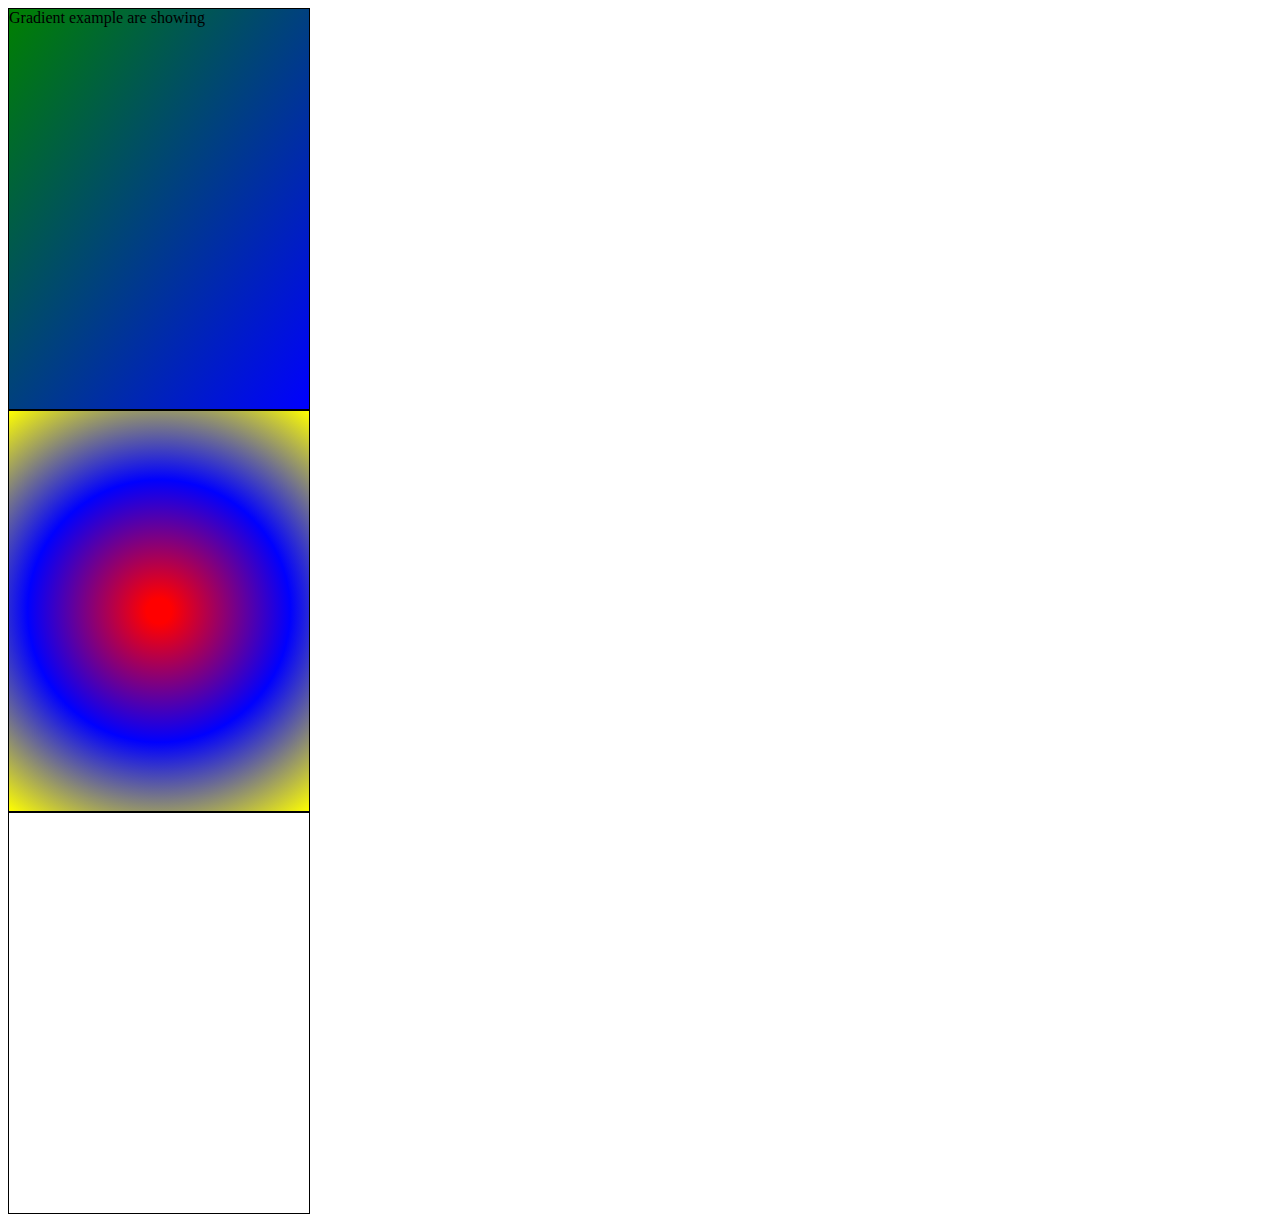
<file: 01_css/02_cssBasics/gradient/index.html>
<!DOCTYPE html>
<html lang="en">
<head>
    <meta charset="UTF-8">
    <meta name="viewport" content="width=device-width, initial-scale=1.0">
    <title>Document</title>
    <link rel="stylesheet" href="style.css">
</head>
<body>
    <div class="b">
        Gradient example are showing
    </div>
    <div class="a">

    </div>
    <div class="c">
        
    </div>
</body>
</html>
</file>
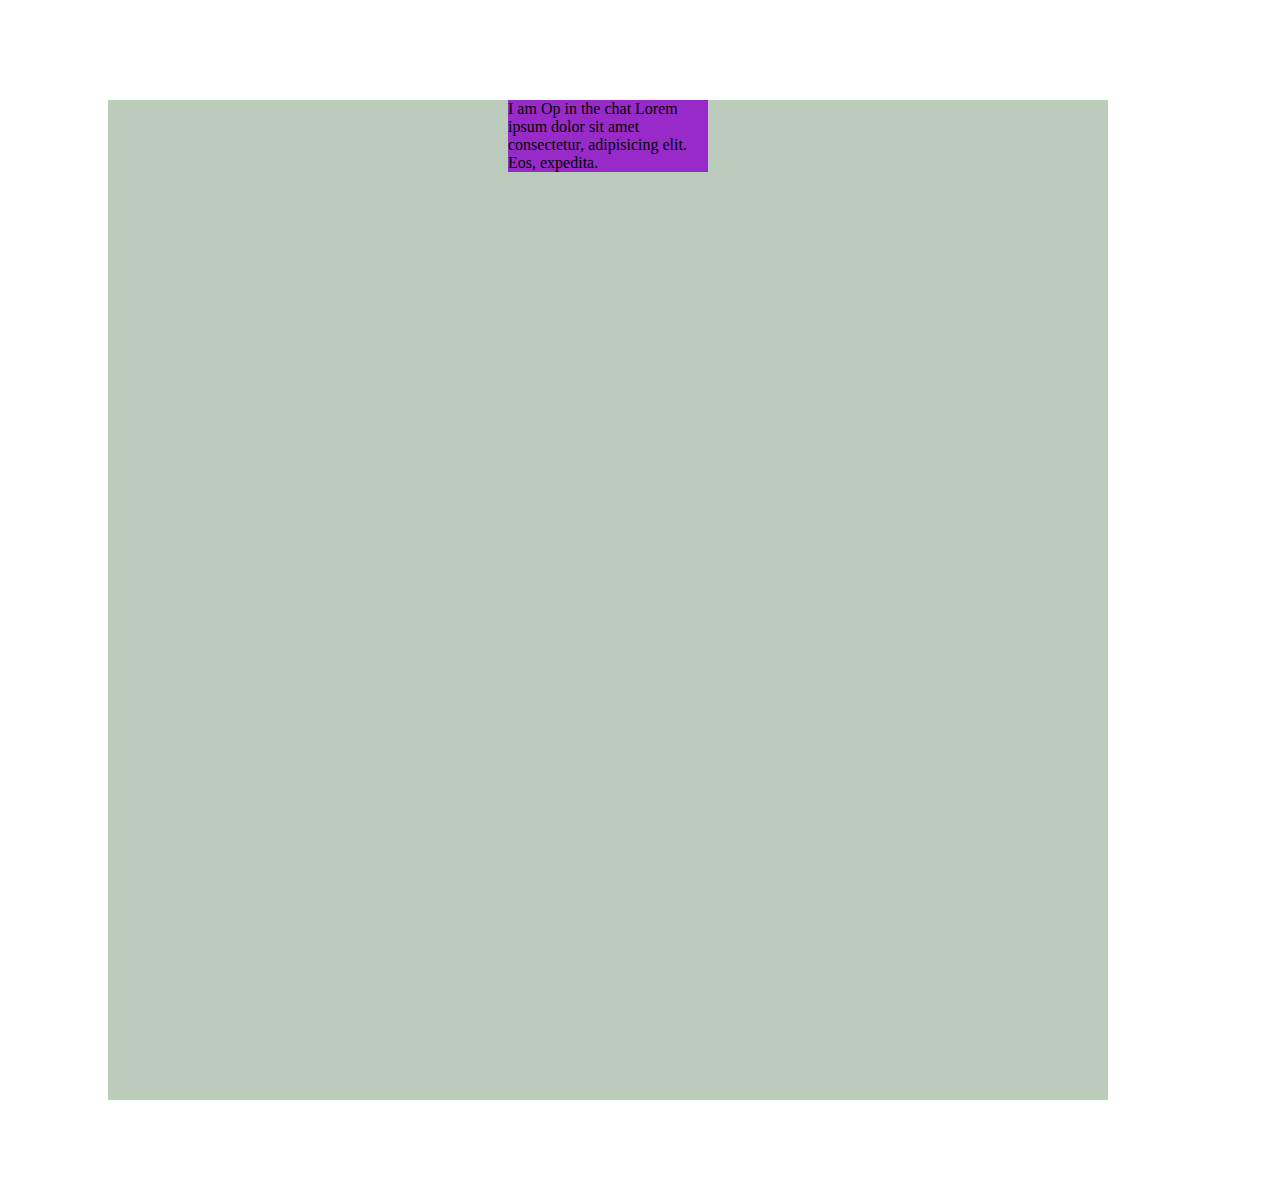
<file: 01_css/03_cssBasics/animations/index.html>
<!DOCTYPE html>
<html lang="en">
<head>
    <meta charset="UTF-8">
    <meta name="viewport" content="width=device-width, initial-scale=1.0">
    <title>Document</title>

    <style>
    .container{
        background-color: rgb(188, 204, 188);
        width: 1000px;
        height: 1000px;
        margin: 100px;
        
    }
    .boxes{
        margin: auto;
        margin-top: 100px;
        padding: auto;

        width: 20%;
        --boxColor: #982ac9;
        background-color: var(--boxColor);
        transition: all 5s ease ;
        
        
    }
    
    
    .boxes:hover{
       
        transform: translate(600px) rotate(360deg);
    }
    </style>
</head>
<body>
    <div class="container">
        <div class="boxes">
            <p>I am Op in the chat
                Lorem ipsum dolor sit amet consectetur, adipisicing elit. Eos, expedita.</p>
        </div>
    </div>
</body>
</html>
</file>
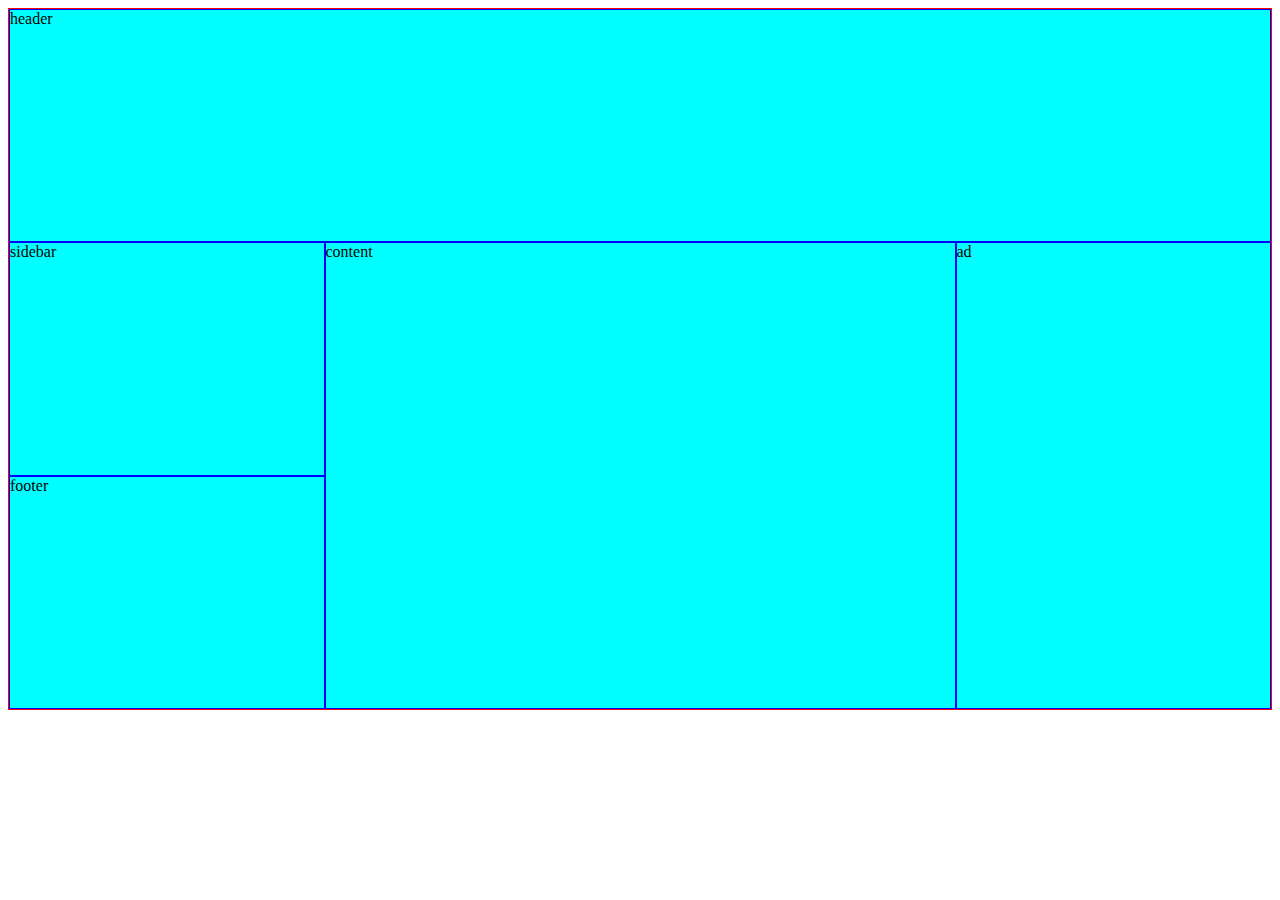
<file: 01_css/03_cssBasics/Grids/index.html>
<!DOCTYPE html>
<html lang="en">
<head>
    <meta charset="UTF-8">
    <meta name="viewport" content="width=device-width, initial-scale=1.0">
    <title>Document</title>
    <link rel="stylesheet" href="styles.css">
</head>
<body>
    <div class="container">
        <div class="box" id="box1">header</div>
        <div class="box" id="box2">sidebar</div>
        <div class="box" id="box3">content</div>
        <div class="box" id="box4">ad</div>
        <div class="box" id="box5">footer</div>
        <!-- <div class="box">box6</div>
        <div class="box">box7</div>
        <div class="box">box8</div>
        <div class="box">box9</div>
        <div class="box">box10</div>
        <div class="box">box11</div>
        <div class="box">box12</div>
        <div class="box">box13</div>
        <div class="box">box14</div> -->


    </div>
</body>
</html>
</file>
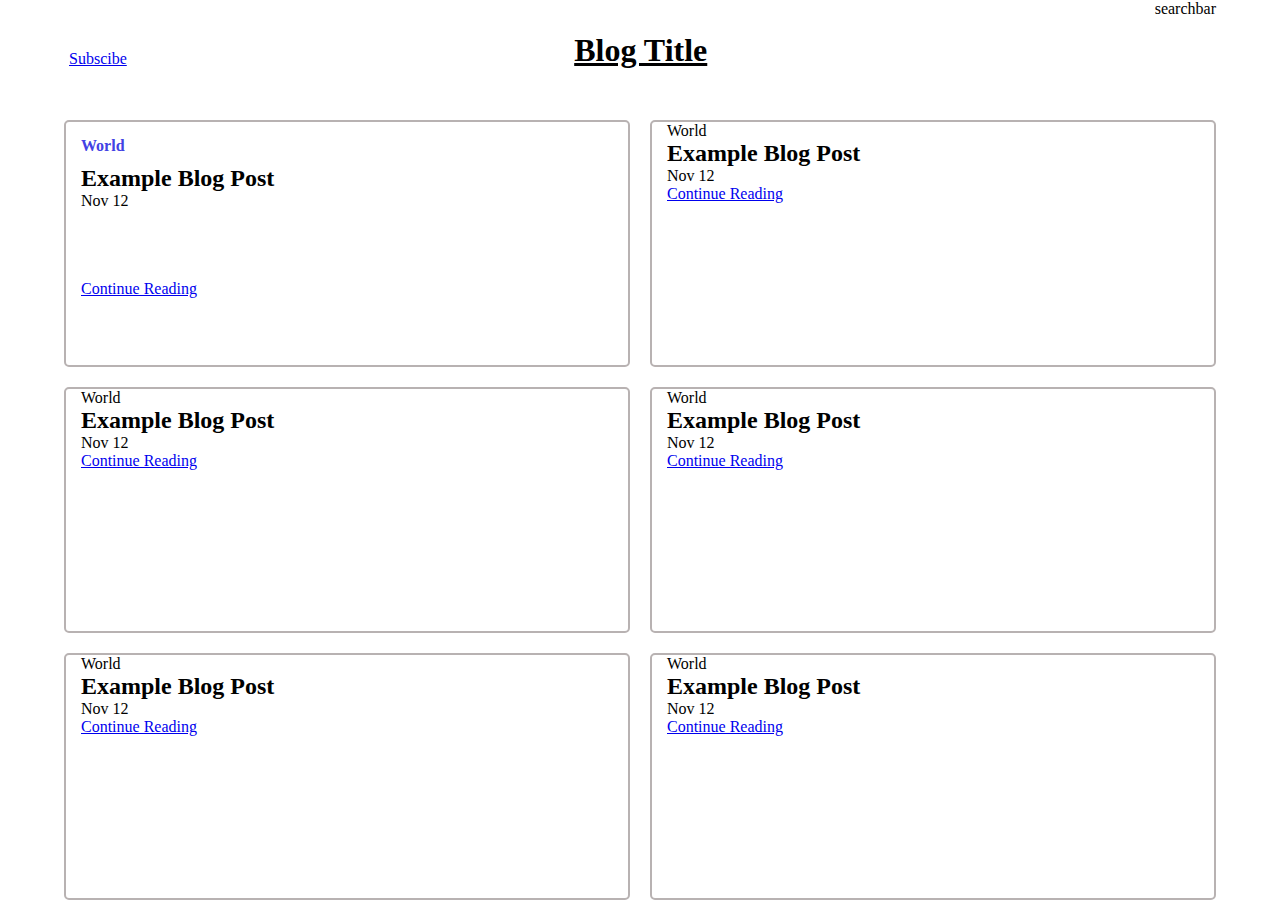
<file: 99.Projects/01_cssProjects/blog_using_grid/index.html>
<!DOCTYPE html>
<html lang="en">
<head>
    <meta charset="UTF-8">
    <meta name="viewport" content="width=device-width, initial-scale=1.0">
    <title>Document</title>
    <link rel="stylesheet" href="style.css">
</head>
<body>
    <div class="container">
        <div class="head">
            <a href="https://www.youtube.com" >Subscibe</a>
            <h1><u>Blog Title</u></h1>
            <p>searchbar</p>
        </div>

        <div class="box" id="box1">
            <p class="setMargin p1">World</p>
            <h2 class="setMargin">Example Blog Post</h2>
            <p class="setMargin p2">Nov 12</p>
            <a href="https://www.continuereading.com" class="setMargin a2" >Continue Reading</a>
        </div>
        <div class="box" id="box2">
            <p class="setMargin">World</p>
            <h2 class="setMargin">Example Blog Post</h2>
            <p class="setMargin">Nov 12</p>
            <a href="https://www.continuereading.com" class="setMargin">Continue Reading</a>
        </div>
        <div class="box" id="box3">
            <p class="setMargin">World</p>
            <h2 class="setMargin"> Example Blog Post</h2>
            <p class="setMargin">Nov 12</p>
            <a href="https://www.continuereading.com" class="setMargin">Continue Reading</a>
        </div>
        <div class="box" id="box4">
            <p class="setMargin">World</p>
            <h2 class="setMargin">Example Blog Post</h2>
            <p class="setMargin">Nov 12</p>
            <a href="https://www.continuereading.com" class="setMargin">Continue Reading</a>
        </div>
        <div class="box" id="box5">
            <p class="setMargin" class="setMargin">World</p>
            <h2 class="setMargin">Example Blog Post</h2>
            <p class="setMargin">Nov 12</p>
            <a href="https://www.continuereading.com" class="setMargin">Continue Reading</a>
        </div>
        <div class="box" id="box6">
            <p class="setMargin">World</p>
            <h2 class="setMargin">Example Blog Post</h2>
            <p class="setMargin">Nov 12</p>
            <a href="https://www.continuereading.com" class="setMargin">Continue Reading</a>
        </div>
    </div>
</body>
</html>
</file>
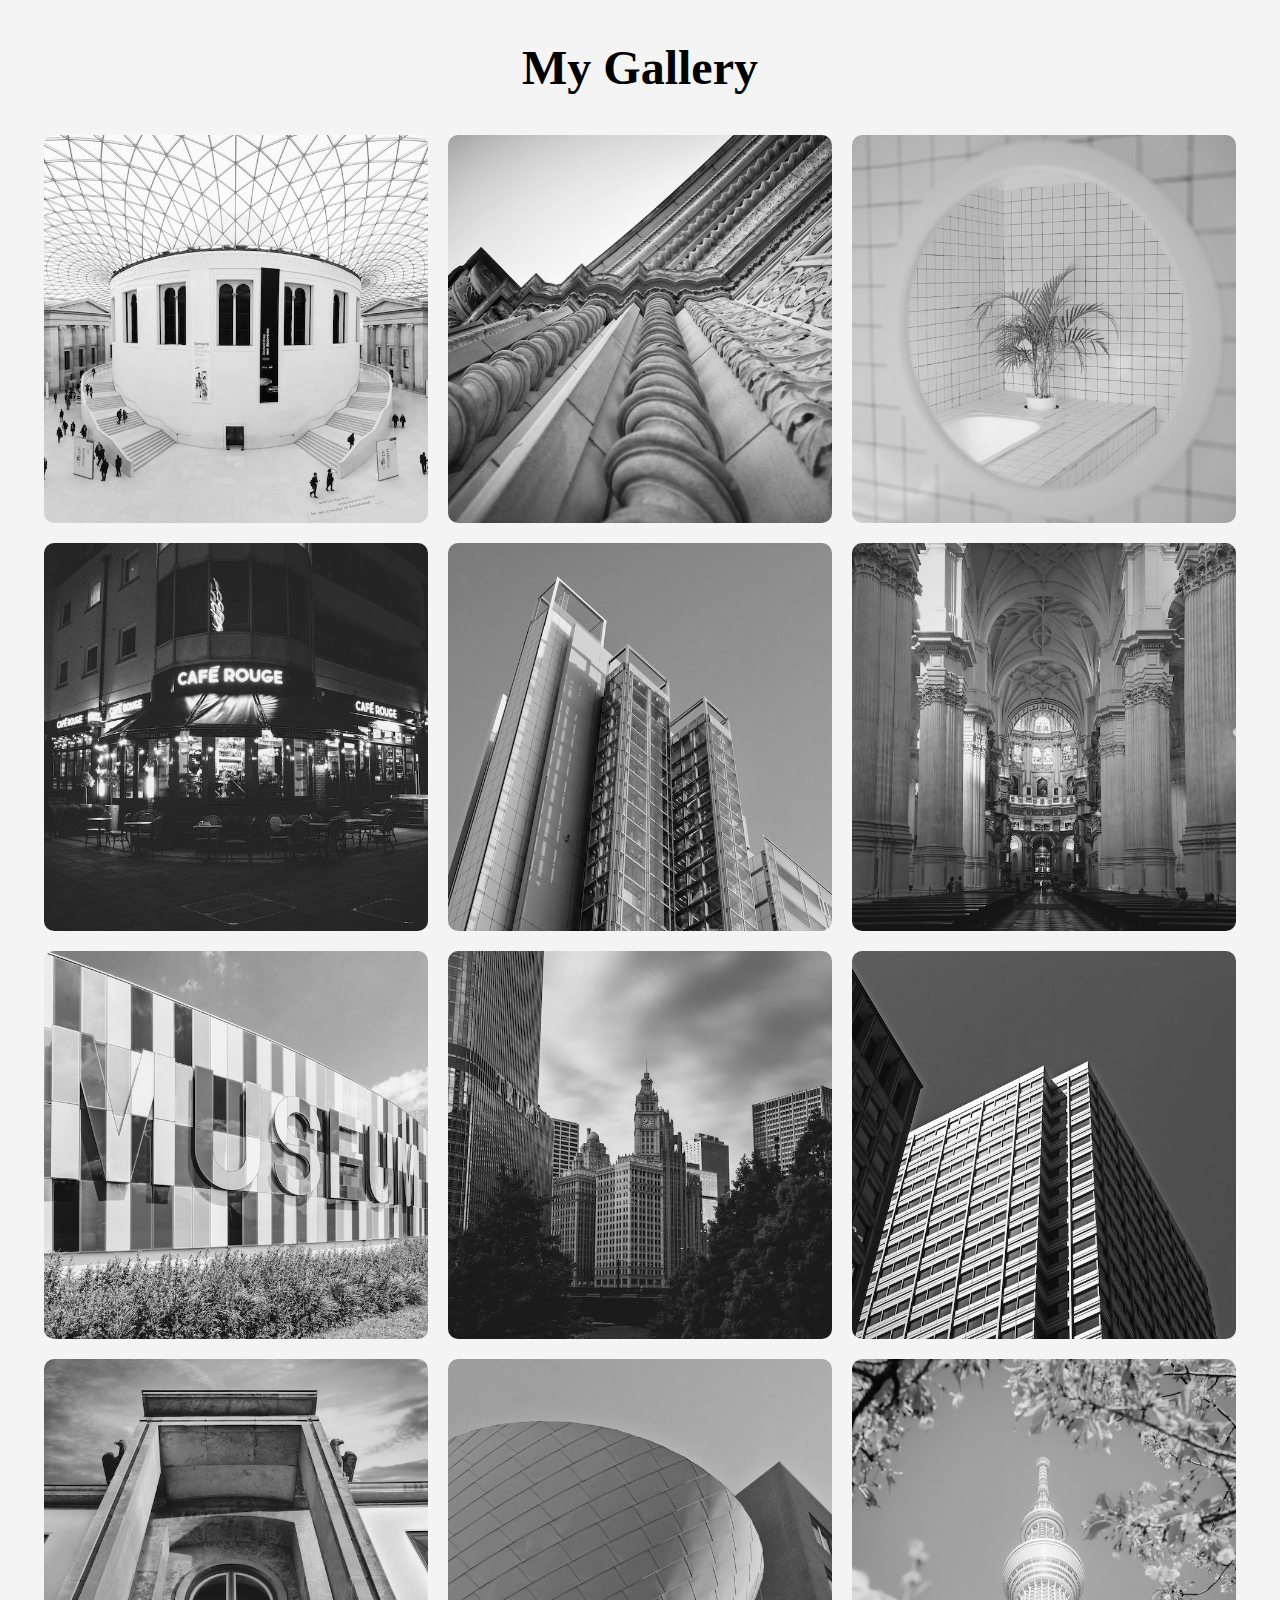
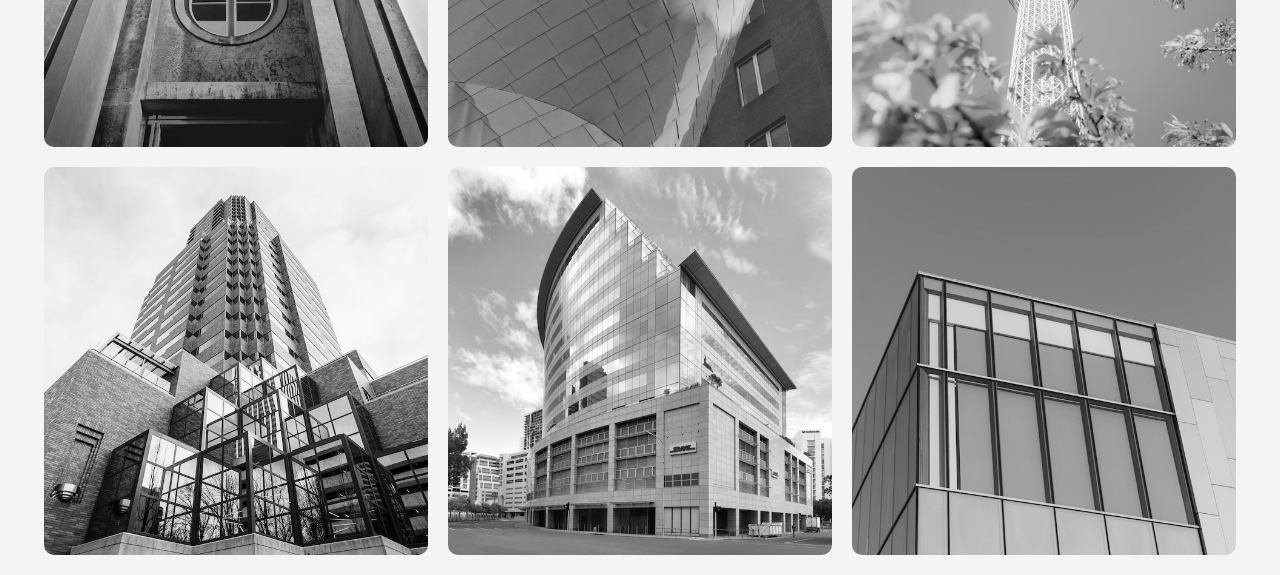
<file: 99.Projects/01_cssProjects/ImageGallery/index.html>
<!DOCTYPE html>
<html lang="en">
<head>
    <meta charset="UTF-8">
    <meta name="viewport" content="width=device-width, initial-scale=1.0">
    <title>Document</title>
    <link rel="stylesheet" href="style.css">
</head>
<body>
    <div class="container">
      <h1>My Gallery</h1> 
      <div class="gallery">
        <figure class="card"> 
            <img src="image1.jpg" alt="">
            <figcaption>Image</figcaption>
        </figure>
        <figure class="card">
            <img src="image2.jpg" alt="">
            <figcaption>Image</figcaption>
        </figure>
        <figure class="card">
            <img src="image3.jpg" alt="">
            <figcaption>Image</figcaption>
        </figure>
        <figure class="card">
            <img src="image4.jpg" alt="">
            <figcaption>Image</figcaption>
        </figure>
        <figure class="card"> 
            <img src="image5.jpg" alt="">
            <figcaption>Image</figcaption>
        </figure>
        <figure class="card">
            <img src="image6.jpg" alt="">
            <figcaption>Image</figcaption>
        </figure>
        <figure class="card">
            <img src="image7.jpg" alt="">
            <figcaption>Image</figcaption>
        </figure>
        <figure class="card">
            <img src="image8.jpg" alt="">
            <figcaption>Image</figcaption>

        </figure>
        <figure class="card">
            <img src="image9.jpg" alt="">
            <figcaption>Image</figcaption>
        </figure>
        <figure class="card">
            <img src="image10.jpg" alt="">
            <figcaption>Image</figcaption>
        </figure>
        <figure class="card">
            <img src="image11.jpg" alt="">
            <figcaption>Image</figcaption>
        </figure>
        <figure class="card">
            <img src="image12.jpg" alt="">
            <figcaption>Image</figcaption>
        </figure>
        <figure class="card">
            <img src="image13.jpg" alt="">
            <figcaption>Image</figcaption>
        </figure>
        <figure class="card">
            <img src="image14.jpg" alt="">
            <figcaption>Image</figcaption>
        </figure>
        <figure class="card">
            <img src="image15.jpg" alt="">
            <figcaption>Image</figcaption>
        </figure>
      </div>
    </div>
</body>
</html>
</file>
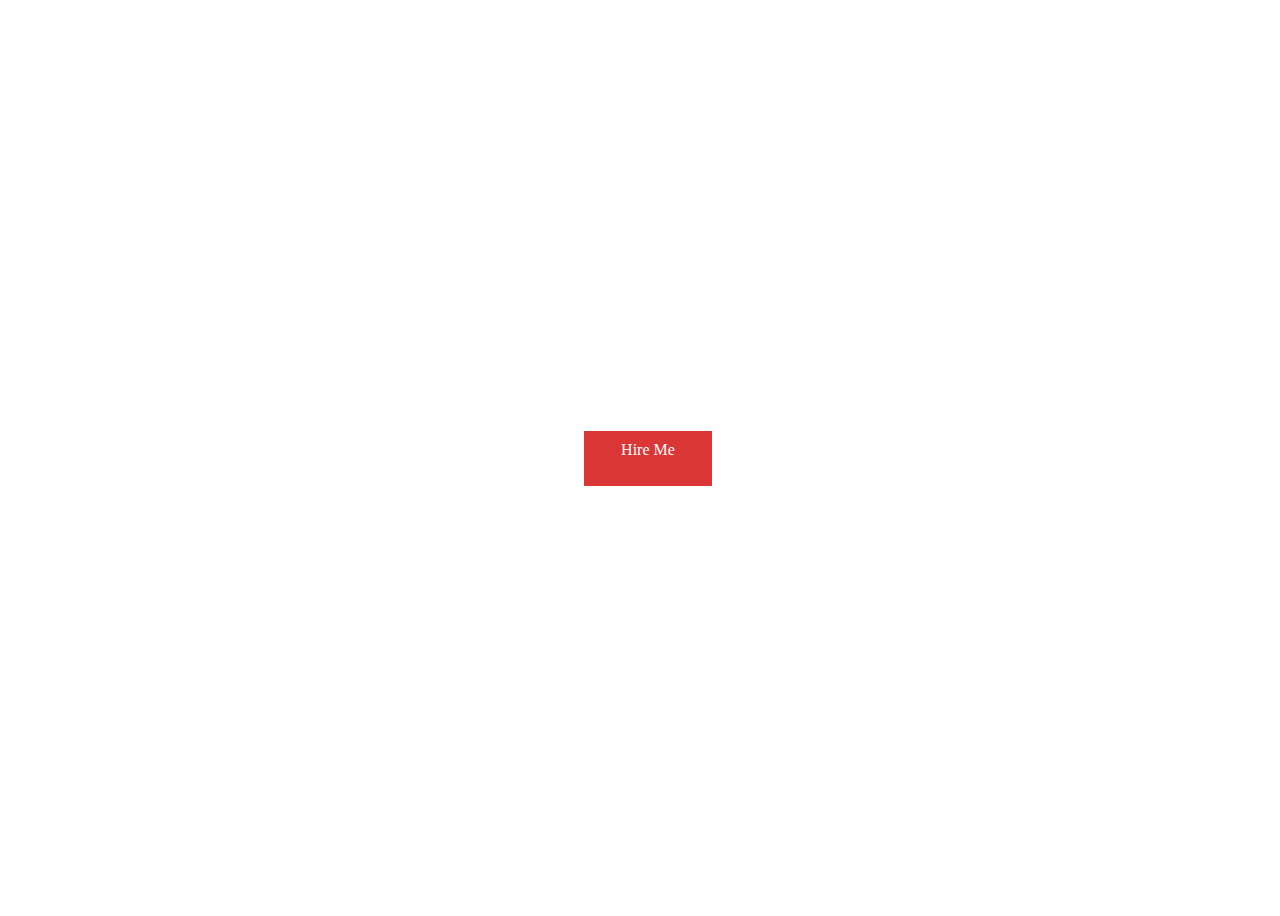
<file: 99.Projects/01_cssProjects/modernButtonAnimate/index.html>
<!DOCTYPE html>
<html lang="en">
<head>
    <meta charset="UTF-8">
    <meta name="viewport" content="width=device-width, initial-scale=1.0">
    <title>Document</title>
    <style>
        .container{
            display: flex;
            justify-content: center;
            align-items: center;
            height: 100vh;
            width: 100vw;
            position: relative;
        }
        .button{
            background-color: rgb(218, 54, 54);
            text-align: center;
            width: 10%;
            height: 5%;
            color: white;
            padding-top: 10px;
            position: relative;
            z-index: 1;
             
        }

        .button::before{
            content: "";
            background-color: black;
            position: absolute;
            top: 0;
            left: 0;
            right: 0;
            bottom: 0;
            transform: scaleX(0);
            transition: all 0.5s ease;
            transform-origin: left;
            z-index: -1;

        }

        .button:hover::before{
            transform: scaleX(1);
        } 
      




    </style>
</head>
<body>
    <div class="container">
     <div class="button">Hire Me</div>
    </div>
</body>
</html>
</file>
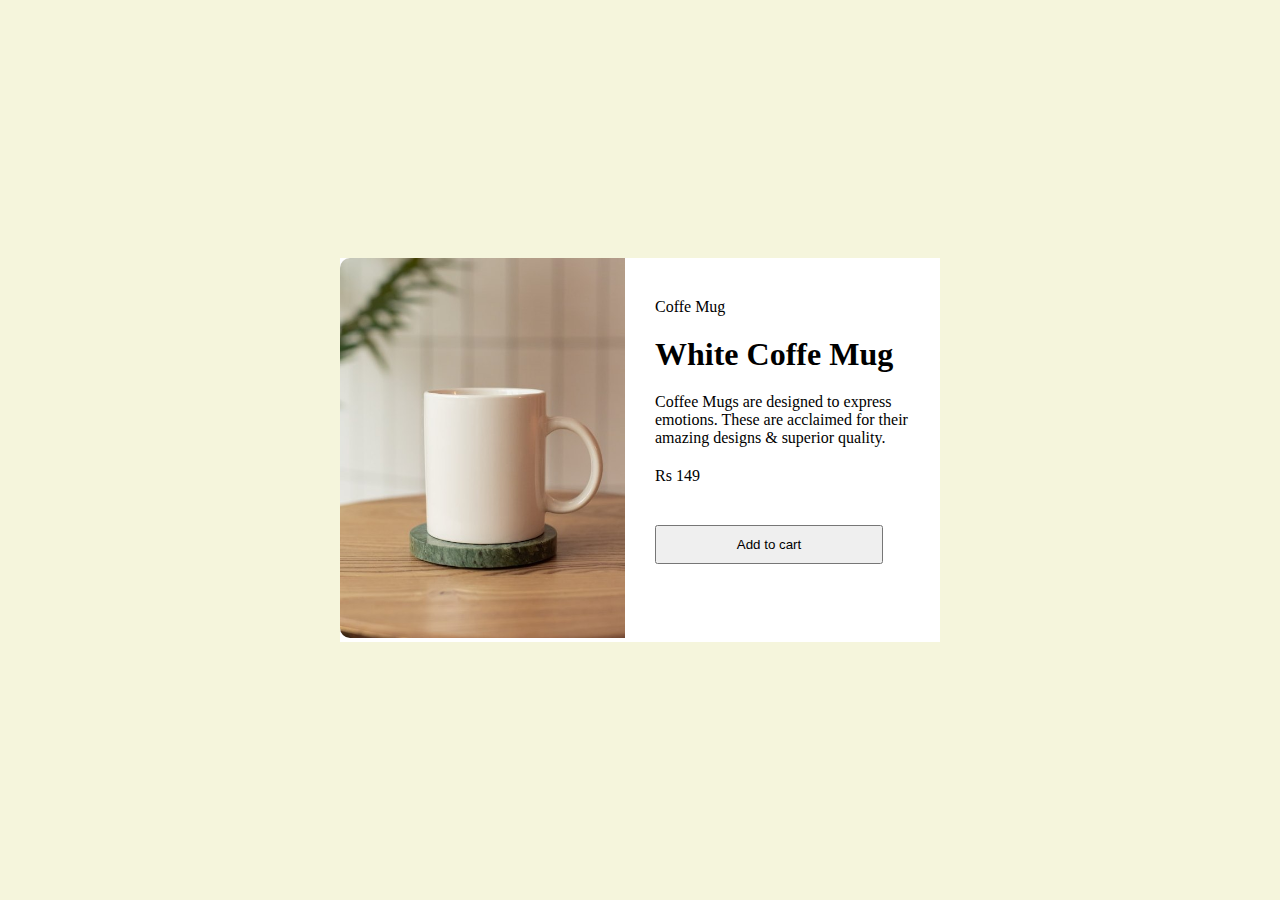
<file: 99.Projects/01_cssProjects/whiteCoffeeMug/index.html>
<!DOCTYPE html>
<html lang="en">
<head>
    <meta charset="UTF-8">
    <meta name="viewport" content="width=device-width, initial-scale=1.0">
    <title>Coffe Mug</title>
    <link rel="stylesheet" href="styles.css">
</head>
<body>
    <div class="wrapper">
<div class="container">
    <div class="coffe_container">
        <img src="mug.jpg" class="image">
    </div>
    <div class="description">
        <p class="s">Coffe Mug</p>
        <h1 class="s">White Coffe Mug</h1>
        
        <p class="s">Coffee Mugs are designed to express emotions. These are acclaimed for their amazing designs & superior quality.</p>
        <p class="s">Rs 149</p>
        <button class="s">Add to cart</button>
    </div>
</div>
    </div>
</body>
</html>
</file>
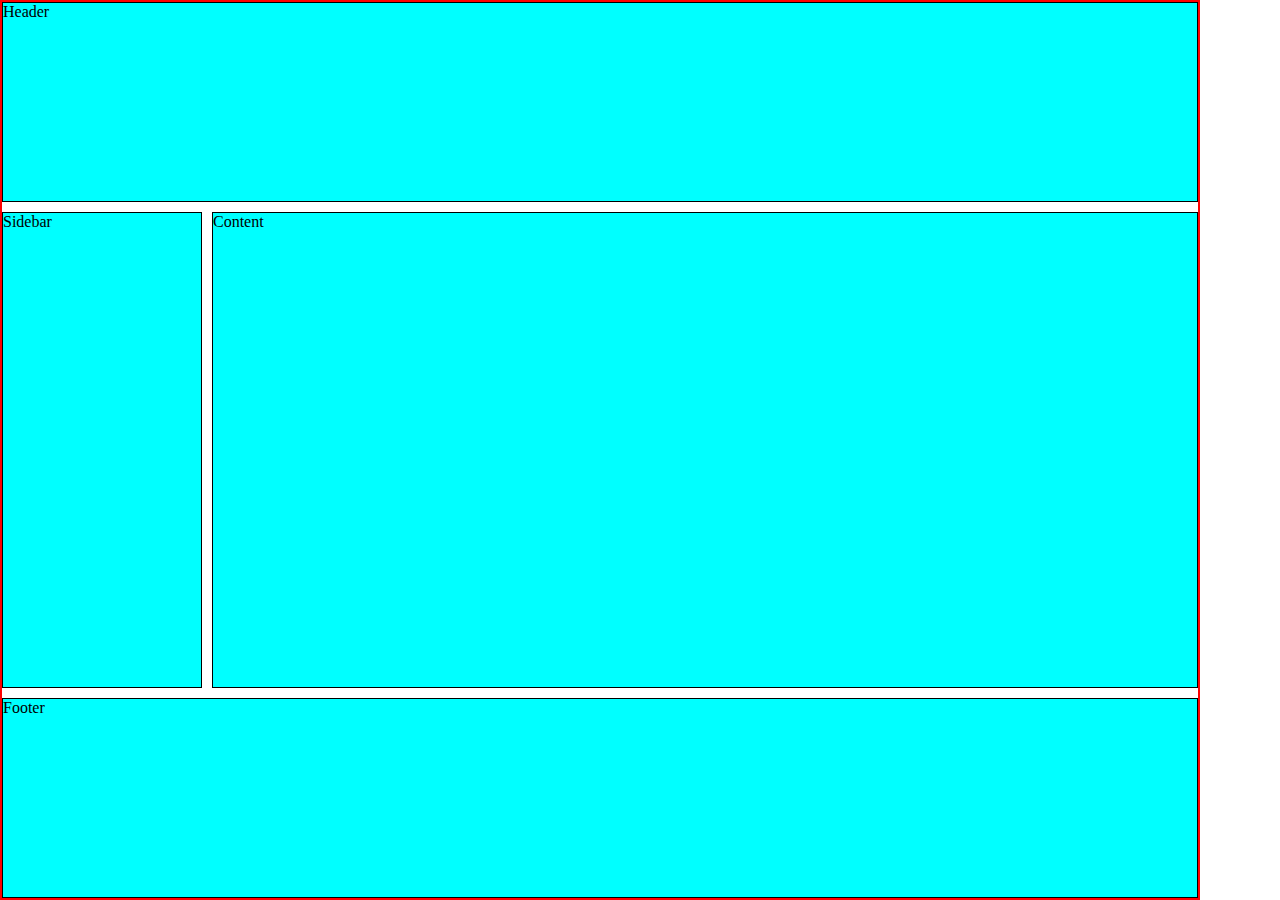
<file: 01_css/03_cssBasics/Grids/blog_layout/index.html>
<!DOCTYPE html>
<html lang="en">
<head>
    <meta charset="UTF-8">
    <meta name="viewport" content="width=device-width, initial-scale=1.0">
    <title>Document</title>
    <link rel="stylesheet" href="style.css">
</head>
<body>
    <div class="container">
        <div id="header" class="box">Header</div>
        <div id="sidebar" class="box">Sidebar</div>
        <div id="content" class="box">Content</div>
        <div id="footer" class="box">Footer</div>
    </div>
</body>
</html>
</file>
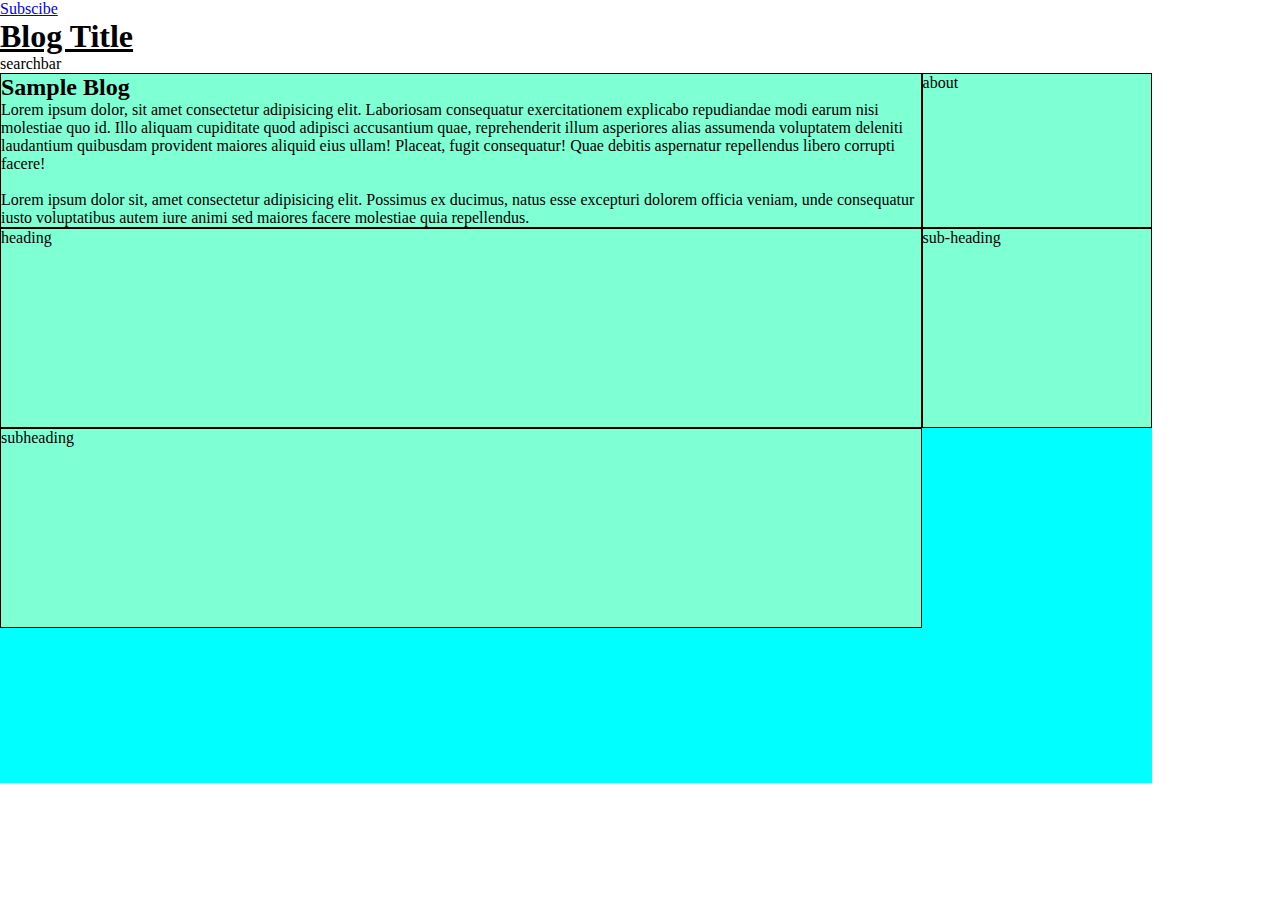
<file: 99.Projects/01_cssProjects/blog_using_grid/blog.html>
<!DOCTYPE html>
<html lang="en">
<head>
    <meta charset="UTF-8">
    <meta name="viewport" content="width=device-width, initial-scale=1.0">
    <title>Document</title>
    <link rel="stylesheet" href="blog.css">
</head>
<body>
    
        <div class="head">
            <a href="https://www.youtube.com" >Subscibe</a>
            <h1><u>Blog Title</u></h1>
            <p>searchbar</p>
        </div>

     <div class="container">
        <div class="box">
            <h2>
                Sample Blog
            </h2>
            <p>Lorem ipsum dolor, sit amet consectetur adipisicing elit. Laboriosam consequatur exercitationem explicabo repudiandae modi earum nisi molestiae quo id. Illo aliquam cupiditate quod adipisci accusantium quae, reprehenderit illum asperiores alias assumenda voluptatem deleniti laudantium quibusdam provident maiores aliquid eius ullam! Placeat, fugit consequatur! Quae debitis aspernatur repellendus libero corrupti facere!</p>
            <br>
            <p>Lorem ipsum dolor sit, amet consectetur adipisicing elit. Possimus ex ducimus, natus esse excepturi dolorem officia veniam, unde consequatur iusto voluptatibus autem iure animi sed maiores facere molestiae quia repellendus.</p>
        </div>
        <div class="box">about</div>
        <div class="box">heading</div>
        <div class="box">sub-heading</div>
        <div class="box">subheading</div>
        
     </div>

</body>
</html>
</file>
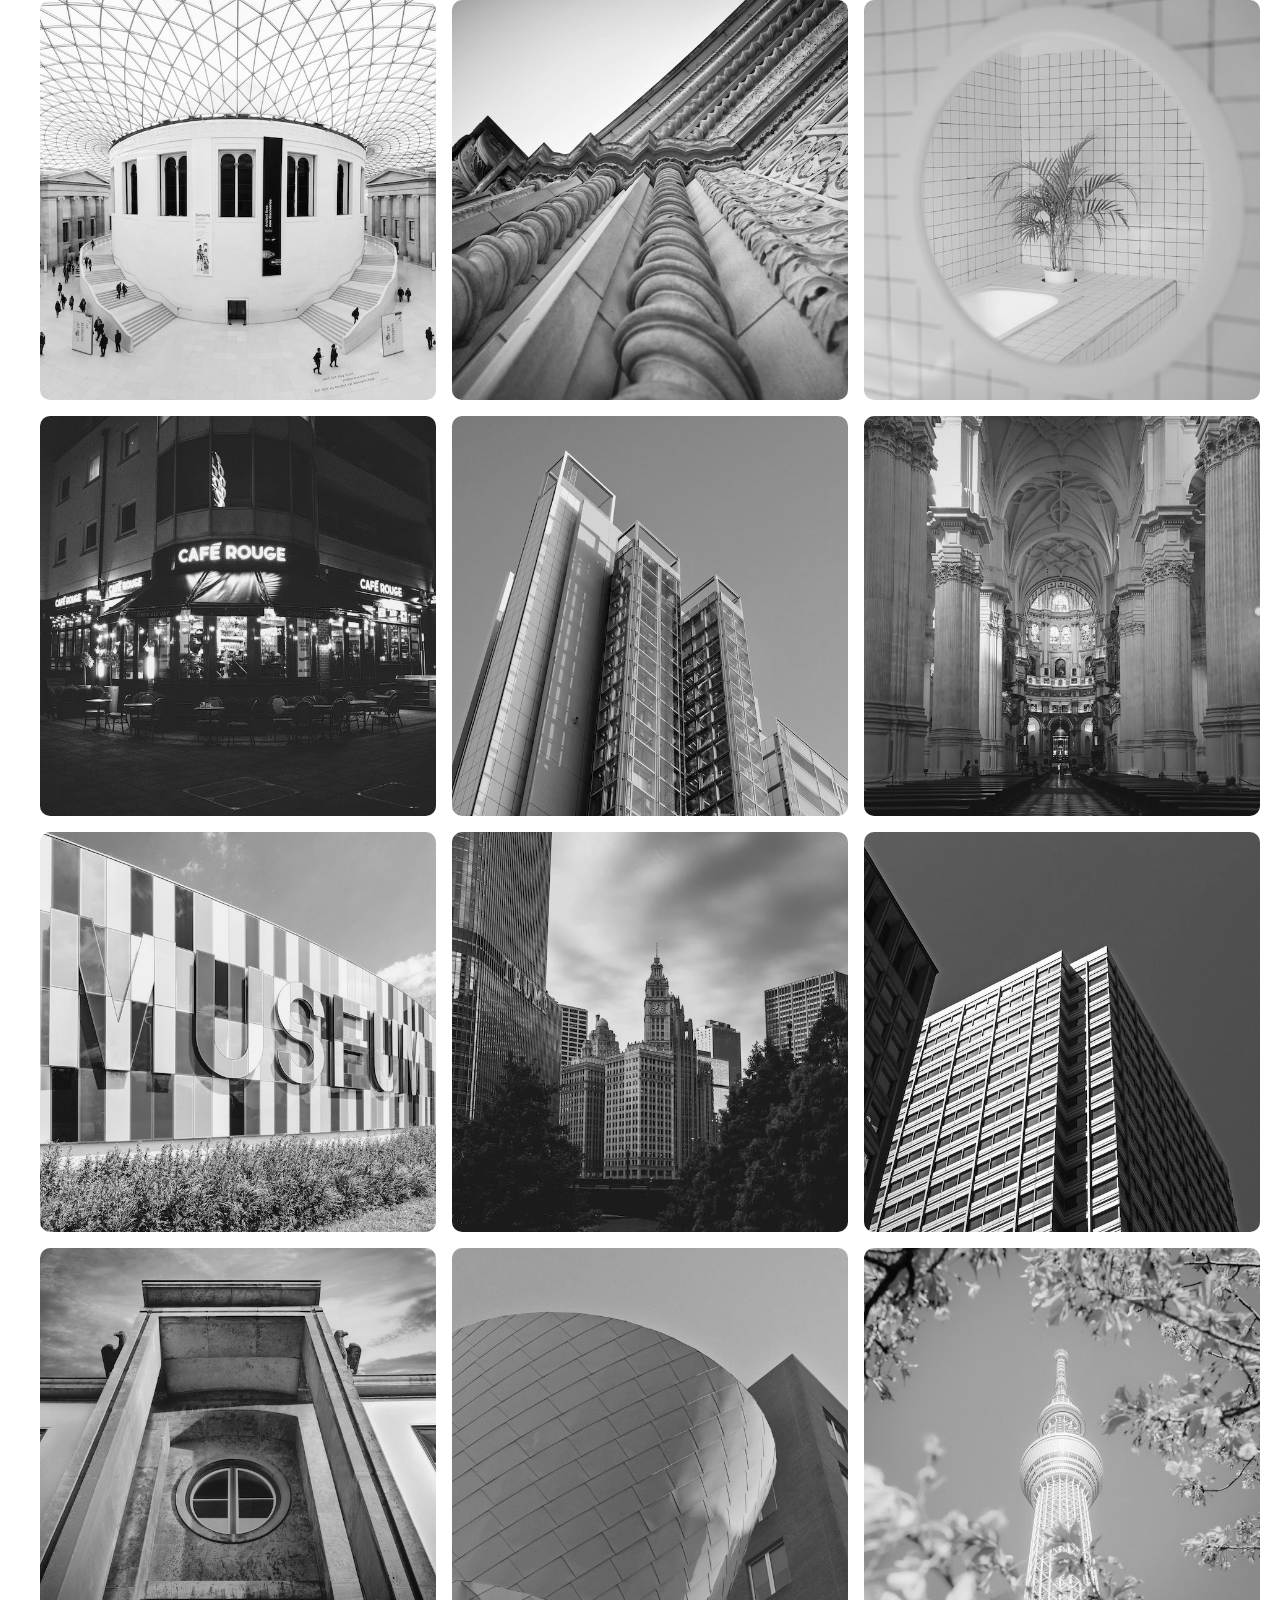
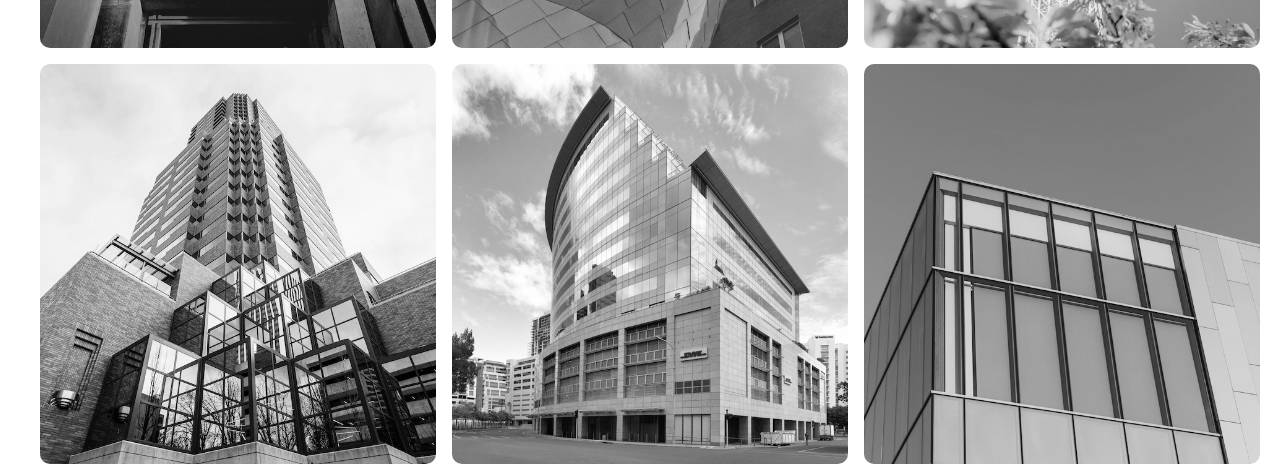
<file: 99.Projects/01_cssProjects/ImageGallery/grid.html>
<!DOCTYPE html>
<html lang="en">
<head>
    <meta charset="UTF-8">
    <meta name="viewport" content="width=device-width, initial-scale=1.0">
    <title>Document</title>
    <link rel="stylesheet" href="grid.css">
</head>
<body>
    <div class="wrapper">
        <div class="container">
            <div class="box">
                <img src="image1.jpg" alt="">
                <figcaption>Tower</figcaption>
            </div>
            <div class="box">
                <img src="image2.jpg" alt="">
            </div>
           
            <div class="box">
                <img src="image3.jpg" alt="">
            </div>
            <div class="box">
                <img src="image4.jpg" alt="">
            </div>
            <div class="box">
                <img src="image5.jpg" alt="">
            </div>
            <div class="box">
                <img src="image6.jpg" alt="">
            </div>
            <div class="box">
                <img src="image7.jpg" alt="">
            </div>
            <div class="box">
                <img src="image8.jpg" alt="">
            </div>
            <div class="box">
                <img src="image9.jpg" alt="">
            </div>
            <div class="box">
                <img src="image10.jpg" alt="">
            </div>
            <div class="box">
                <img src="image11.jpg" alt="">
            </div>
            <div class="box">
                <img src="image12.jpg" alt="">
            </div>
            <div class="box">
                <img src="image13.jpg" alt="">
            </div>
            <div class="box">
                <img src="image14.jpg" alt="">
            </div>
            <div class="box">
                <img src="image15.jpg" alt="">
            </div>

        </div>
    </div>
</body>
</html>
</file>
<file: 01_css/02_cssBasics/gradient/style.css>
.b{
    border: 1px solid black;
    height: 400px;
    width: 300px;
    background-image: linear-gradient(to top left,blue,green);
}

.a{
    border: 1px solid black;
    height: 400px;
    width: 300px;
background-image: radial-gradient(circle,red 5%,blue,yellow);
}

.c{
    border: 1px solid black;
    height: 400px;
    width: 300px;
    background-image: conic-gradient(60,red,green)
}
</file>
<file: 01_css/03_cssBasics/Grids/styles.css>
.container{
    height: 700px;
   
     border: 1px solid red;
     background-color: yellow;
     display: grid;
   grid-template-columns: repeat(4,1fr);
   grid-template-rows: repeat(3,1fr);

grid-template-areas: 
"hd hd hd hd"
"sd content content ad"
"ft content content ad"
;


}

.box{
    border: 1px solid blue;
    background-color: aqua;
    /* height: 50px;
    width: 70px; */
}

#box1{
    grid-area: hd;
}
#box2{
    grid-area: sd;
}
#box3
{
    grid-area: content;
}

#box4{
    grid-area: ad;
}

#box5{
    grid-area: ft;
}
</file>
<file: 99.Projects/01_cssProjects/blog_using_grid/style.css>
*{
    margin: 0;
    padding: 0;
    box-sizing: border-box;
}

.container{
  
    height: 100vh;
    width: 90vw;
    margin: 0 auto;
    display: grid;
    grid-template-rows: 100px repeat(3,1fr);
    grid-template-columns:  1fr 1fr;
    justify-content: space-evenly;
    gap: 20px;
grid-template-areas: 
"hd hd"
"m m"
"m m"
"m m"


;

   
   
}

.head{
   
    
    grid-area: hd;
    display: flex;
    justify-content: space-between;

}

.box{
   
    border: 2px solid rgb(184, 178, 178);
    border-radius: 5px;
   
    
}

.setMargin{
    margin: 0 0 0 15px;
}

a{
    margin: 50px 0 10px 5px;
}


.p1{
    padding: 15px 0 10px ;
    font-size: 1em;
    color: rgb(66, 66, 228);
    font-weight: 800;
}
h1{
    margin: auto;
    
}

.a2{
    position: relative;
    bottom: -70px;
}
</file>
<file: 99.Projects/01_cssProjects/ImageGallery/style.css>
*{
    margin: 0;
    padding: 0;
    box-sizing: border-box;
}


html body{
    background-color: #f4f4f4;;
}
h1{
    font-family: 'Times New Roman', Times, serif;
    font-size: 3rem;
    font-weight: bolder;
    margin: 40px 0;
}


.container{
    display: flex;
    flex-direction: column;
  
   max-width: 1200px;
   align-items: center;
   margin: 0 auto;
   

}

.gallery{
   
    
    display: flex;
    flex-wrap: wrap;
    justify-content: space-around;
    gap: 1%;
    
}

.card{
    width: 32%;
    height: auto;
    object-fit: cover;
    margin-bottom: 20px;
    
    border-radius: 10px;
    overflow: hidden;
    position: relative;
   
   
}

img{
    height: 100%;
    width: 100%;
    filter: grayscale(100%);
    box-shadow: 0 0 20px #333;
    object-fit: cover;
    z-index: -1;
}


.card:hover {
    box-shadow: 0px 0px 20px black;
    transform: scale(1.03);
   
    transition: 0.3s;
    box-shadow: 0px 0px 20px black;
    
}


img:hover {
    filter: grayscale(0%);
   


}

.card figcaption{
    position: absolute;
    z-index: 1;
    bottom: 10px;
    opacity: 0;
    left: 45%;
    
    

}
.card:hover figcaption{
   opacity: 1;
   transform: scale(1.1);


}
</file>
<file: 99.Projects/01_cssProjects/whiteCoffeeMug/styles.css>
*{
    margin: 0;
    padding: 0;
    box-sizing: border-box;
}


.wrapper{
    height: 100vh;
    overflow-x: hidden;
    overflow-y: auto;
    background-color: beige;
    display: flex;
    align-items: center;
    justify-content: center;
}

.container{
    margin: auto;
    background-color: white;
    width: 600px;
    display: flex;
   

}

.coffe_container{
    width: 50%;
}

.image{
    width: 100%;
    border-top-left-radius:10px ;
    border-bottom-left-radius:10px ;
}

.description{
    width: 50%;
    background-color: white;
    
    margin: 30px 0 20px 30px;
}

.s{
    padding: 10px 0;
}

button{
    width: 80%;
    margin-top: 30px;
}
</file>
<file: 01_css/03_cssBasics/Grids/blog_layout/style.css>
*{
    box-sizing: border-box;
    margin: 0;
    padding: 0;
}
.container{
    border: 2px solid red;
    height: 100vh;
    width: 1200px;
    display: grid;
    grid-gap: 10px;
    grid-template-rows:200px 1fr  200px;
    grid-template-columns: 200px 1fr;
    grid-template-areas: 
    "hd hd"
    "sd main"
    "ft ft"
    ;




}




.box{
    border: 1px solid black;
    background-color: aqua;
}

#header{
    grid-area: hd;
}
#sidebar{
    grid-area: sd;
}
#content{
    grid-area: main;
}
#footer{
    grid-area: ft;
}

@media (max-width: 500px) {
    .container{
        grid-gap: 50px;
    }
}
</file>
<file: 99.Projects/01_cssProjects/blog_using_grid/blog.css>
*{
    margin: 0;
    padding: 0;
    box-sizing: border-box;
}

.container{
    background-color: aqua;
    display: grid;
    width: 90vw;
    grid-template-columns: 1fr 20%;
    grid-template-rows: 1fr 200px 200px 1fr;

}

.box{
    background-color: aquamarine;
    border: 1px solid black;
}
</file>
<file: 99.Projects/01_cssProjects/ImageGallery/grid.css>
*{
    margin: 0;
    padding: 0;
    box-sizing: 0;
}
.wrapper{
    display: flex;
    justify-content: center;
    align-items: center;
    height: 2000px;
}
.container{
    
   width: 1200px;
   height: 100%;
   display: grid;
   grid-template-columns: repeat(3,33%);
   grid-template-rows: repeat(5,20%);
   gap: 1rem;
   
}

.box{
   
    
    width: 100%;
    height: 100%;
    border-radius: 10px;
    position: relative;
}
   
.box:hover{
    box-shadow: 0 0 20px black;
    transform: scale(1.01);
    transition: 0.4s;
}

img{
    width: 100%;
    height: 100%;
    border-radius: 10px;
    filter: grayscale(100%);
}
img:hover{
    filter: grayscale(0%);
}
figcaption{
    position: absolute;
    bottom: 1rem;
    opacity: 0;
}

.box:hover figcaption{
    opacity: 1;
}
</file>
